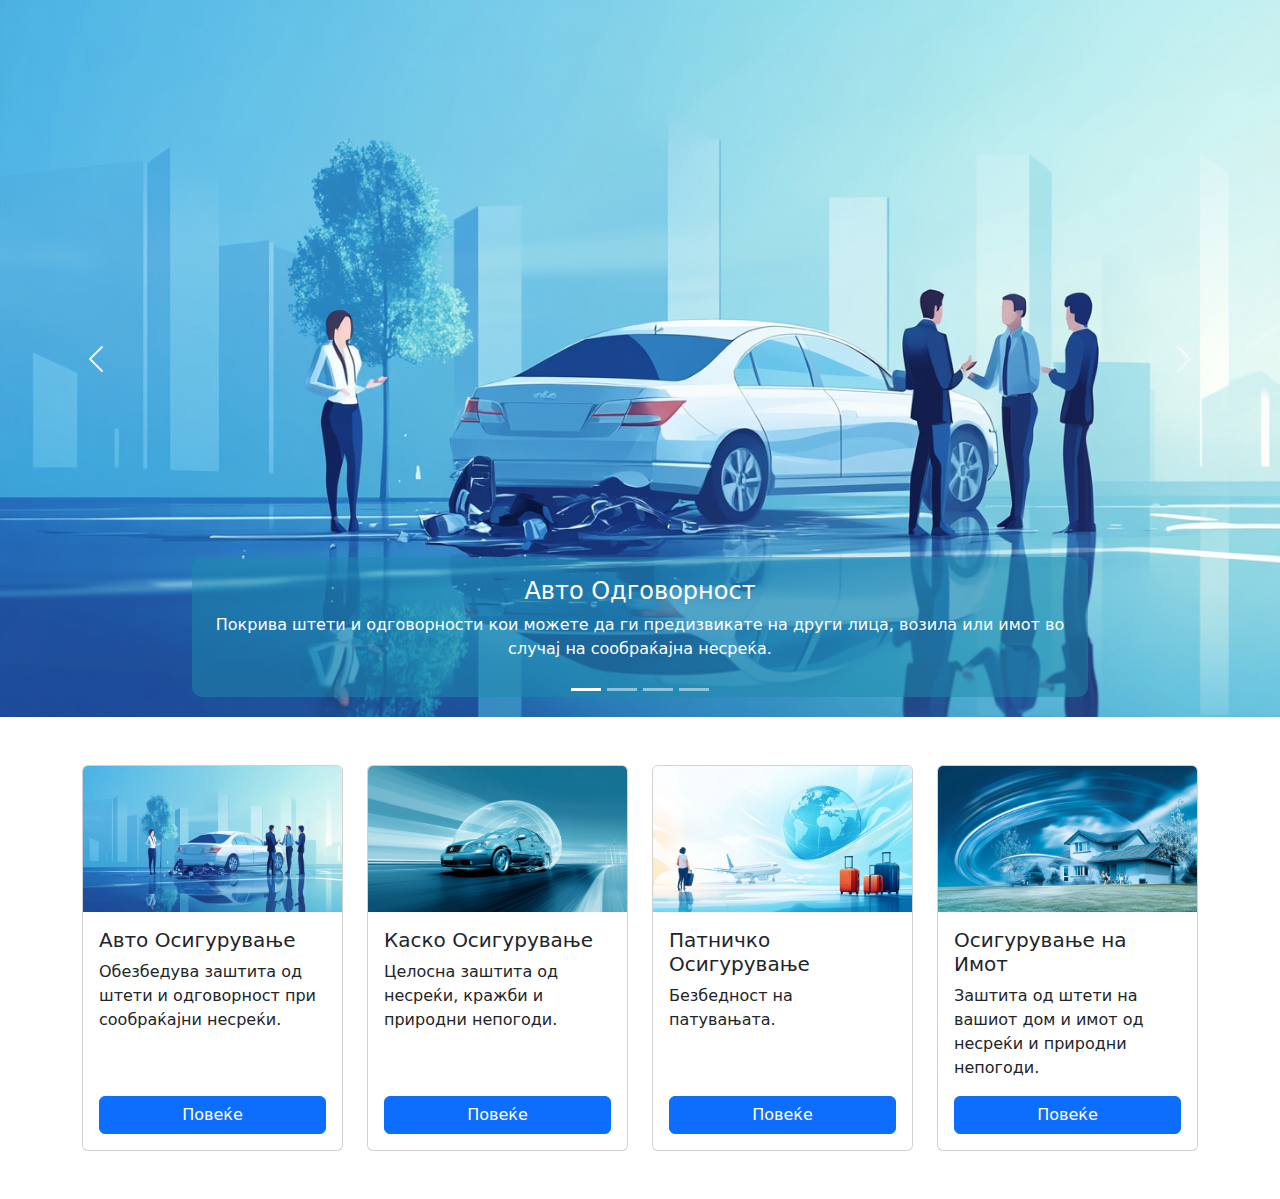
<file: index.html>
<!DOCTYPE html>
<html lang="en">
  <head>
    <meta charset="UTF-8" />
    <meta name="viewport" content="width=device-width, initial-scale=1.0" />
    <title>Bootstrap Carousel and Cards</title>
    <!-- Bootstrap CSS -->
    <link
      href="https://cdn.jsdelivr.net/npm/bootstrap@5.3.0-alpha1/dist/css/bootstrap.min.css"
      rel="stylesheet"
    />
    <link href="styles/style.css" rel="stylesheet" />
  </head>
  <body>
    <!-- Carousel Section -->
    <div
      id="carouselExampleCaptions"
      class="carousel slide"
      data-bs-ride="carousel"
    >
      <!-- Indicators -->
      <div class="carousel-indicators">
        <button
          type="button"
          data-bs-target="#carouselExampleCaptions"
          data-bs-slide-to="0"
          class="active"
          aria-current="true"
          aria-label="Slide 1"
        ></button>
        <button
          type="button"
          data-bs-target="#carouselExampleCaptions"
          data-bs-slide-to="1"
          aria-label="Slide 2"
        ></button>
        <button
          type="button"
          data-bs-target="#carouselExampleCaptions"
          data-bs-slide-to="2"
          aria-label="Slide 3"
        ></button>
        <button
          type="button"
          data-bs-target="#carouselExampleCaptions"
          data-bs-slide-to="3"
          aria-label="Slide 4"
        ></button>
      </div>

      <!-- Carousel items/slides -->
      <div class="carousel-inner">
        <div class="carousel-item active">
          <img
            src="images/auto.png"
            class="d-block w-100"
            alt="Auto Responsibility Insurance"
          />
          <div class="carousel-caption carousel-bckgrnd">
            <h2 class="d-block fs-4 fs-md-2">Авто Одговорност</h2>

            <p class="d-none d-md-block">
              Покрива штети и одговорности кои можете да ги предизвикате на
              други лица, возила или имот во случај на сообраќајна несреќа.
            </p>
          </div>
        </div>
        <div class="carousel-item">
          <img
            src="images/kasko.png"
            class="d-block w-100"
            alt="Kasko Insurance"
          />
          <div class="carousel-caption carousel-bckgrnd">
            <h2 class="d-block fs-4 fs-md-2">Каско Осигурување</h2>
            <p class="d-none d-md-block">
              Сеопфатна заштита на возилото, вклучувајќи несреќи, кражби и
              природни непогоди, надвор од задолжителното осигурување од
              одговорност.
            </p>
          </div>
        </div>
        <div class="carousel-item">
          <img
            src="images/travel.png"
            class="d-block w-100"
            alt="Traveler's Insurance"
          />
          <div class="carousel-caption carousel-bckgrnd">
            <h2 class="d-block fs-4 fs-md-2">Патничко Осигурување</h2>
            <p class="d-none d-md-block">
              Чувствувајте се сигурно за време на Вашите патувања.
            </p>
          </div>
        </div>
        <div class="carousel-item">
          <img
            src="images/home.png"
            class="d-block w-100"
            alt="Home Insurance"
          />
          <div class="carousel-caption carousel-bckgrnd">
            <h2 class="d-block fs-4 fs-md-2">Осигурување на имот</h2>
            <p class="d-none d-md-block">
              Обезбедете финансиска заштита од оштетувања на вашиот дом и имот
              од настани како пожар, кражба или природни непогоди.
            </p>
          </div>
        </div>
      </div>

      <!-- Controls (Prev/Next) -->
      <button
        class="carousel-control-prev"
        type="button"
        data-bs-target="#carouselExampleCaptions"
        data-bs-slide="prev"
      >
        <span class="carousel-control-prev-icon" aria-hidden="true"></span>
        <span class="visually-hidden">Previous</span>
      </button>
      <button
        class="carousel-control-next"
        type="button"
        data-bs-target="#carouselExampleCaptions"
        data-bs-slide="next"
      >
        <span class="carousel-control-next-icon" aria-hidden="true"></span>
        <span class="visually-hidden">Next</span>
      </button>
    </div>

    <!-- Cards Section -->
    <div class="container my-5">
      <div class="row row-cols-1 row-cols-md-2 row-cols-lg-4 g-4">
        <!-- Card 1 -->
        <div class="col">
          <div class="card h-100 d-flex flex-column">
            <img
              src="images/auto.png"
              class="card-img-top"
              alt="Auto Insurance"
            />
            <div class="card-body d-flex flex-column">
              <h5 class="card-title">Авто Осигурување</h5>
              <p class="card-text">
                Обезбедува заштита од штети и одговорност при сообраќајни
                несреќи.
              </p>
              <a href="#" class="btn btn-primary mt-auto">Повеќе</a>
            </div>
          </div>
        </div>
        <!-- Card 2 -->
        <div class="col">
          <div class="card h-100 d-flex flex-column">
            <img
              src="images/kasko.png"
              class="card-img-top"
              alt="Kasko Insurance"
            />
            <div class="card-body d-flex flex-column">
              <h5 class="card-title">Каско Осигурување</h5>
              <p class="card-text">
                Целосна заштита од несреќи, кражби и природни непогоди.
              </p>
              <a href="#" class="btn btn-primary mt-auto">Повеќе</a>
            </div>
          </div>
        </div>
        <!-- Card 3 -->
        <div class="col">
          <div class="card h-100 d-flex flex-column">
            <img
              src="images/travel.png"
              class="card-img-top"
              alt="Traveler's Insurance"
            />
            <div class="card-body d-flex flex-column">
              <h5 class="card-title">Патничко Осигурување</h5>
              <p class="card-text">Безбедност на патувањата.</p>
              <a href="#" class="btn btn-primary mt-auto">Повеќе</a>
            </div>
          </div>
        </div>
        <!-- Card 4 -->
        <div class="col">
          <div class="card h-100 d-flex flex-column">
            <img
              src="images/home.png"
              class="card-img-top"
              alt="Home Insurance"
            />
            <div class="card-body d-flex flex-column">
              <h5 class="card-title">Осигурување на Имот</h5>
              <p class="card-text">
                Заштита од штети на вашиот дом и имот од несреќи и природни
                непогоди.
              </p>
              <a href="#" class="btn btn-primary mt-auto">Повеќе</a>
            </div>
          </div>
        </div>
      </div>
    </div>

    <!-- Bootstrap JS and dependencies -->
    <script src="https://cdn.jsdelivr.net/npm/bootstrap@5.3.0-alpha1/dist/js/bootstrap.bundle.min.js"></script>
  </body>
</html>
</file>
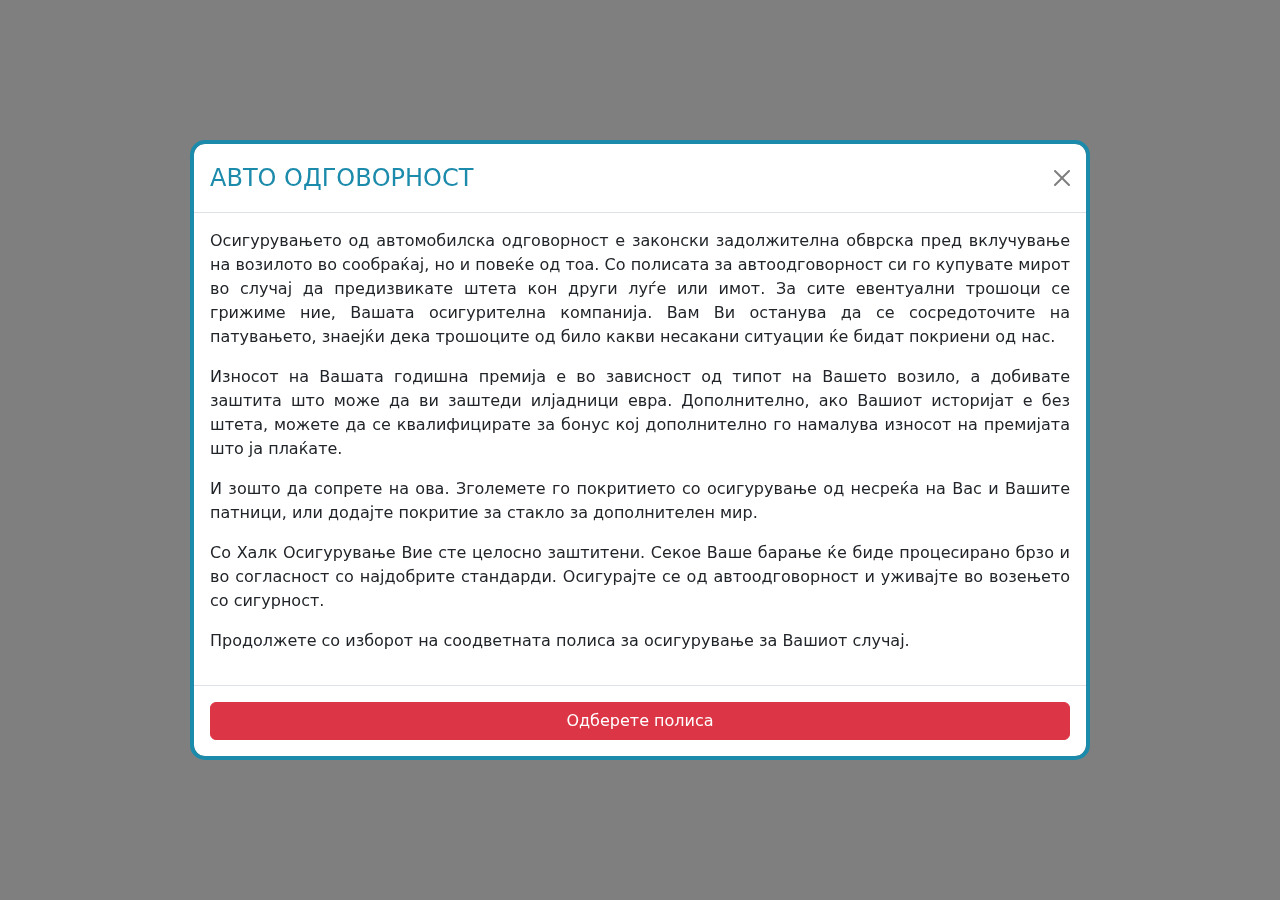
<file: auto.html>
<!DOCTYPE html>
<html lang="en">
  <head>
    <meta charset="UTF-8" />
    <meta name="viewport" content="width=device-width, initial-scale=1.0" />
    <title>Auto Responsibility</title>
    <!-- Bootstrap CSS -->
    <link
      href="https://cdn.jsdelivr.net/npm/bootstrap@5.3.0-alpha1/dist/css/bootstrap.min.css"
      rel="stylesheet"
    />
    <!-- External CSS -->
    <link href="styles/styleauto.css" rel="stylesheet" />
  </head>
  <body>
    <!-- Modal -->
    <div
      class="modal fade show"
      id="autoResponsibilityModal"
      tabindex="-1"
      aria-labelledby="autoResponsibilityLabel"
      aria-modal="true"
      role="dialog"
      style="display: block; background-color: rgba(0, 0, 0, 0.5)"
    >
      <div class="modal-dialog modal-dialog-centered modal-lg">
        <div class="modal-content">
          <!-- Modal Header with close button -->
          <div class="modal-header">
            <h1 class="modal-title fs-4" id="autoResponsibilityLabel">
              АВТО ОДГОВОРНОСТ
            </h1>
            <!-- Close button (X) -->
            <button
              type="button"
              class="btn-close"
              data-bs-dismiss="modal"
              aria-label="Close"
            ></button>
          </div>
          <!-- Modal Body -->
          <div class="modal-body">
            <p>
              Осигурувањето од автомобилска одговорност е законски задолжителна
              обврска пред вклучување на возилото во сообраќај, но и повеќе од
              тоа. Со полисата за автоодговорност си го купувате мирот во случај
              да предизвикате штета кон други луѓе или имот. За сите евентуални
              трошоци се грижиме ние, Вашата осигурителна компанија. Вам Ви
              останува да се сосредоточите на патувањето, знаејќи дека трошоците
              од било какви несакани ситуации ќе бидат покриени од нас.
            </p>
            <p>
              Износот на Вашата годишна премија е во зависност од типот на
              Вашето возило, а добивате заштита што може да ви заштеди илјадници
              евра. Дополнително, ако Вашиот историјат е без штета, можете да се
              квалифицирате за бонус кој дополнително го намалува износот на
              премијата што ја плаќате.
            </p>
            <p>
              И зошто да сопрете на ова. Зголемете го покритието со осигурување
              од несреќа на Вас и Вашите патници, или додајте покритие за стакло
              за дополнителен мир.
            </p>
            <p>
              Со Халк Осигурување Вие сте целосно заштитени. Секое Ваше барање
              ќе биде процесирано брзо и во согласност со најдобрите стандарди.
              Осигурајте се од автоодговорност и уживајте во возењето со
              сигурност.
            </p>
            <p>
              Продолжете со изборот на соодветната полиса за осигурување за
              Вашиот случај.
            </p>
          </div>
          <!-- Modal Footer with CTA button -->
          <div class="modal-footer">
            <button class="btn btn-danger w-100">Одберете полиса</button>
          </div>
        </div>
      </div>
    </div>

    <!-- Bootstrap JS and dependencies -->
    <script src="https://cdn.jsdelivr.net/npm/bootstrap@5.3.0-alpha1/dist/js/bootstrap.bundle.min.js"></script>
  </body>
</html>
</file>
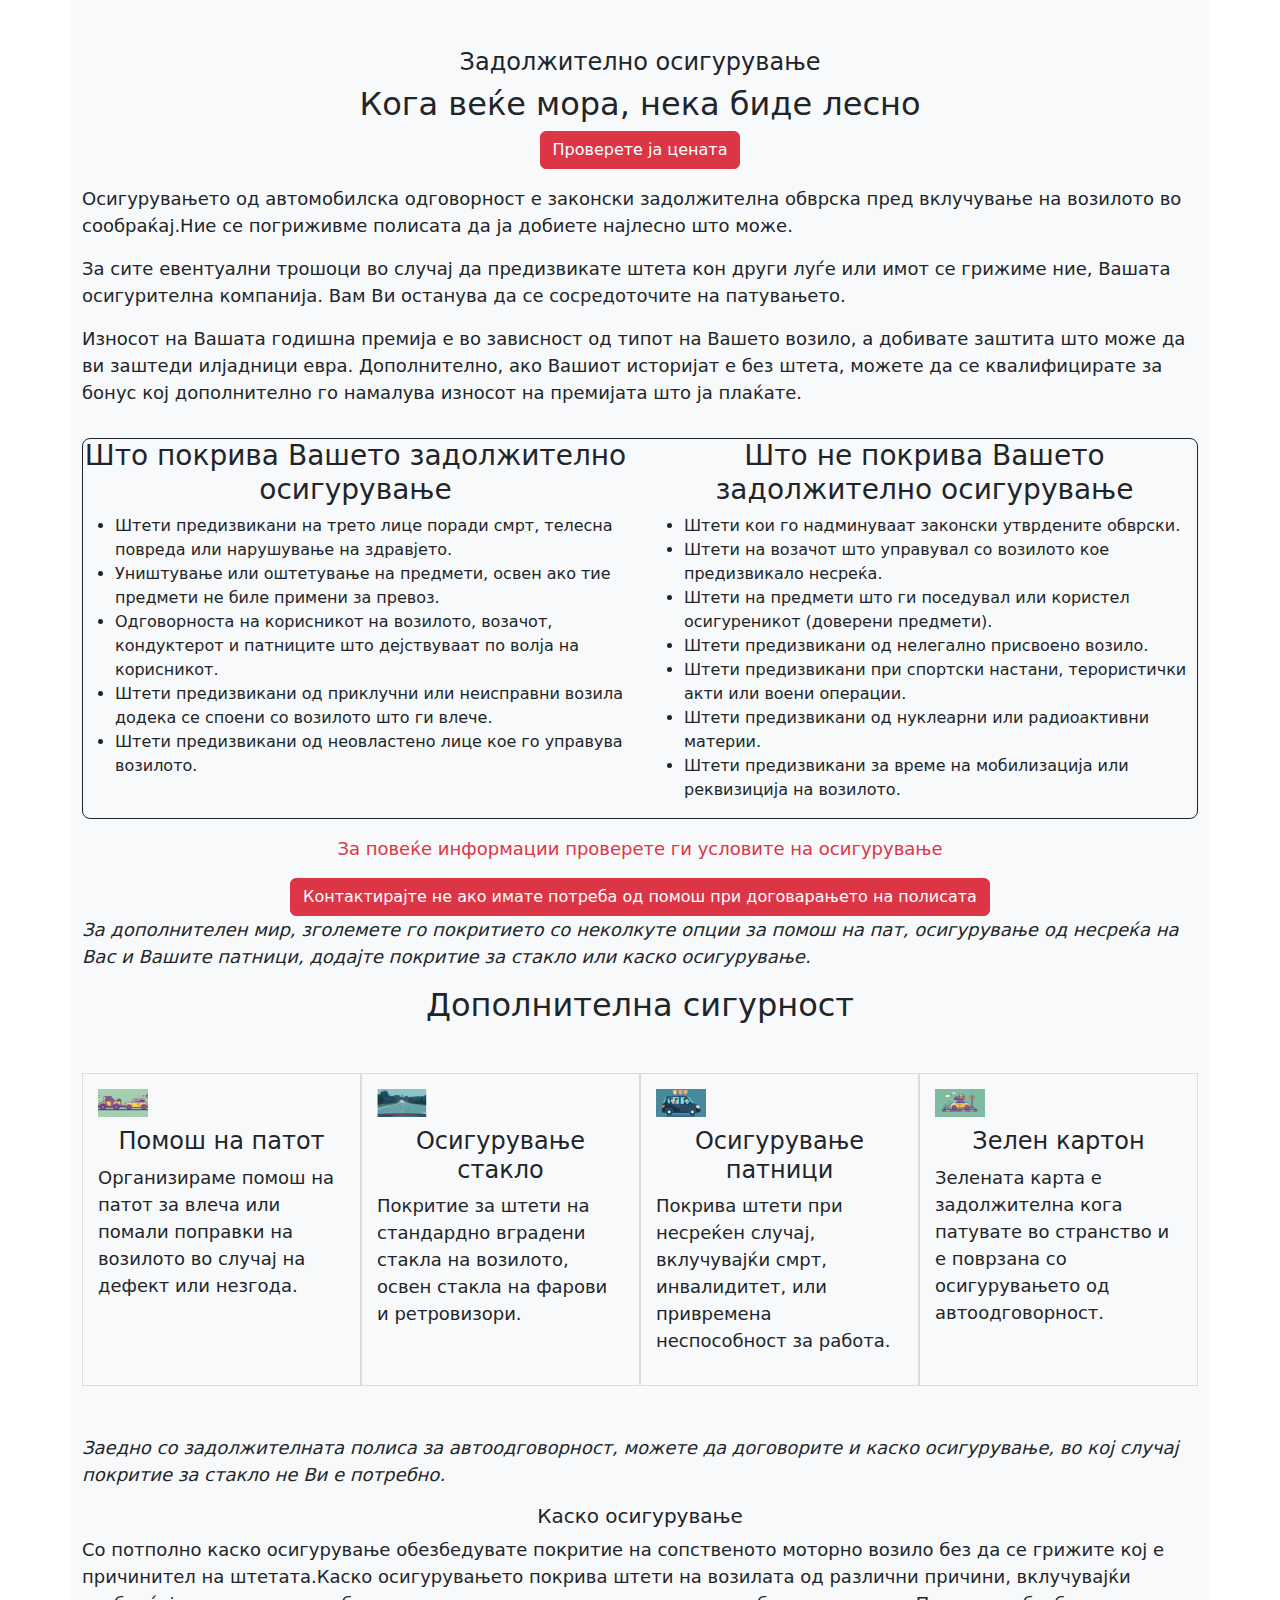
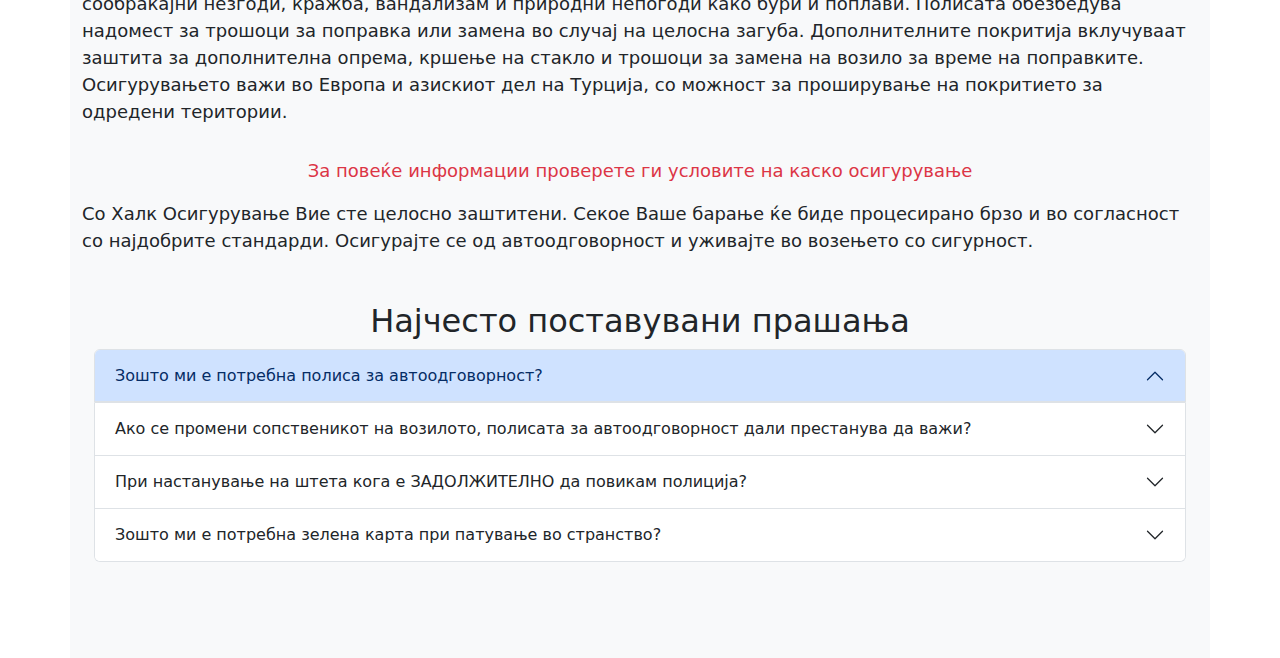
<file: autoinsurance.html>
<!DOCTYPE html>
<html lang="en">
  <head>
    <meta charset="UTF-8" />
    <meta name="viewport" content="width=device-width, initial-scale=1.0" />
    <title>Автомобилска одговорност</title>
    <!-- Bootstrap CSS -->
    <link
      href="https://cdn.jsdelivr.net/npm/bootstrap@5.3.0-alpha1/dist/css/bootstrap.min.css"
      rel="stylesheet"
    />
    <link href="autoinsurancestyle.css" rel="stylesheet" />
  </head>
  <body>
    <main class="container bg-light text-dark text-center py-5">
      <h1 class="h4">Задолжително осигурување</h1>
      <h2>Кога веќе мора, нека биде лесно</h2>
      <a href="contact.html" class="btn btn-danger">Проверете ја цената</a>

      <div class="text-start fs-6 fs-md-4 fs-lg-1 py-3">
        <p>
          Осигурувањето од автомобилска одговорност е законски задолжителна
          обврска пред вклучување на возилото во сообраќај.Ние се погриживме
          полисата да ја добиете најлесно што може.
        </p>
        <p>
          За сите евентуални трошоци во случај да предизвикате штета кон други
          луѓе или имот се грижиме ние, Вашата осигурителна компанија. Вам Ви
          останува да се сосредоточите на патувањето.
        </p>
        <p>
          Износот на Вашата годишна премија е во зависност од типот на Вашето
          возило, а добивате заштита што може да ви заштеди илјадници евра.
          Дополнително, ако Вашиот историјат е без штета, можете да се
          квалифицирате за бонус кој дополнително го намалува износот на
          премијата што ја плаќате.
        </p>
      </div>
      <div class="border border-dark rounded-3">
        <div class="row">
          <div class="col-md-6">
            <h3>Што покрива Вашето задолжително осигурување</h3>
            <ul class="text-start">
              <li>
                Штети предизвикани на трето лице поради смрт, телесна повреда
                или нарушување на здравјето.
              </li>
              <li>
                Уништување или оштетување на предмети, освен ако тие предмети не
                биле примени за превоз.
              </li>
              <li>
                Одговорноста на корисникот на возилото, возачот, кондуктерот и
                патниците што дејствуваат по волја на корисникот.
              </li>
              <li>
                Штети предизвикани од приклучни или неисправни возила додека се
                споени со возилото што ги влече.
              </li>
              <li>
                Штети предизвикани од неовластено лице кое го управува возилото.
              </li>
            </ul>
          </div>

          <div class="col-md-6">
            <h3>Што не покрива Вашето задолжително осигурување</h3>
            <ul class="text-start">
              <li>Штети кои го надминуваат законски утврдените обврски.</li>
              <li>
                Штети на возачот што управувал со возилото кое предизвикало
                несреќа.
              </li>
              <li>
                Штети на предмети што ги поседувал или користел осигуреникот
                (доверени предмети).
              </li>
              <li>Штети предизвикани од нелегално присвоено возило.</li>
              <li>
                Штети предизвикани при спортски настани, терористички акти или
                воени операции.
              </li>
              <li>Штети предизвикани од нуклеарни или радиоактивни материи.</li>
              <li>
                Штети предизвикани за време на мобилизација или реквизиција на
                возилото.
              </li>
            </ul>
          </div>
        </div>
      </div>
      <div class="col-md-12 text-center bg-light py-3">
        <a
          href="Автоодговорност.pdf"
          download="Автоодговорност.pdf"
          class="text-danger text-decoration-none"
          target="_blank"
        >
          <p class="mb-0">
            За повеќе информации проверете ги условите на осигурување
          </p>
        </a>
      </div>

      <a href="contact.html" class="btn btn-danger"
        >Контактирајте не ако имате потреба од помош при договарањето на
        полисата</a
      >
      <p class="text-start">
        <em
          >За дополнителен мир, зголемете го покритието со неколкуте опции за
          помош на пат, осигурување од несреќа на Вас и Вашите патници, додајте
          покритие за стакло или каско осигурување.</em
        >
      </p>

      <h2>Дополнителна сигурност</h2>
      <div class="container my-5">
        <div class="row row-cols-1 row-cols-md-2 row-cols-lg-4 g-4">
          <!-- Clickable Card 1 -->
          <div
            class="custom-card"
            data-bs-toggle="modal"
            data-bs-target="#popupModal1"
          >
            <img src="images/roadassistance.png" alt="Помош на патот" />
            <div>
              <h4 class="title--Small">Помош на патот</h4>
              <p class="text-start">
                Организираме помош на патот за влеча или помали поправки на
                возилото во случај на дефект или незгода.
              </p>
            </div>
          </div>
          <!-- Clickable Card 2 -->
          <div
            class="custom-card"
            data-bs-toggle="modal"
            data-bs-target="#popupModal2"
          >
            <img src="images/glass.png" alt="Осигурување на стакло" />
            <div>
              <h4 class="title--Small">Осигурување стакло</h4>
              <p class="text-start">
                Покритие за штети на стандардно вградени стакла на возилото,
                освен стакла на фарови и ретровизори.
              </p>
            </div>
          </div>
          <!-- Clickable Card 3 -->
          <div
            class="custom-card"
            data-bs-toggle="modal"
            data-bs-target="#popupModal3"
          >
            <img src="images/passengers.png" alt="Осигурување патници" />
            <div>
              <h4 class="title--Small">Осигурување патници</h4>
              <p class="text-start">
                Покрива штети при несреќен случај, вклучувајќи смрт,
                инвалидитет, или привремена неспособност за работа.
              </p>
            </div>
          </div>
          <!-- Clickable Card 4 -->
          <div
            class="custom-card"
            data-bs-toggle="modal"
            data-bs-target="#popupModal4"
          >
            <img src="images/greencard.png" alt="Зелен картон" />
            <div>
              <h4 class="title--Small">Зелен картон</h4>
              <p class="text-start">
                Зелената карта е задолжителна кога патувате во странство и е
                поврзана со осигурувањето од автоодговорност.
              </p>
            </div>
          </div>
        </div>
      </div>

      <!-- Popup Modal 1 -->

      <div
        class="modal fade"
        id="popupModal1"
        tabindex="-1"
        aria-labelledby="popupModalLabel1"
        aria-hidden="true"
      >
        <div class="modal-dialog">
          <div class="modal-content">
            <div class="modal-header">
              <h5 class="modal-title" id="popupModalLabel1">Помош на патот</h5>
              <button
                type="button"
                class="btn-close"
                data-bs-dismiss="modal"
                aria-label="Close"
              ></button>
            </div>
            <div class="modal-body text-start fs-6 fs-md-4 fs-lg-1">
              Брза и ефикасна помош на патот на териториите на Македонија,
              регионот и Европа.
              <ul>
                <li>
                  <a
                    href="AssistanceMK.pdf"
                    download="AssistanceMK.pdf"
                    class="text-danger text-decoration-none"
                    target="_blank"
                  >
                    <p class="mb-0">
                      Видете ги условите за помош на пат во Македонија
                    </p>
                  </a>
                </li>
                <li>
                  <a
                    href="AssistanceRegion.pdf"
                    download="AssistanceRegion.pdf"
                    class="text-danger text-decoration-none"
                    target="_blank"
                  >
                    <p class="mb-0">
                      Видете ги условите за помош на пат во регионот
                    </p>
                  </a>
                </li>
                <li>
                  <a
                    href="AssistanceEurope.pdf"
                    download="AssistanceEurope.pdf"
                    class="text-danger text-decoration-none"
                    target="_blank"
                  >
                    <p class="mb-0">
                      Видете ги условите за помош на пат во Европа
                    </p>
                  </a>
                </li>
              </ul>
              <div class="modal-footer">
                <button
                  type="button"
                  class="btn btn-secondary"
                  data-bs-dismiss="modal"
                >
                  Затвори
                </button>
              </div>
            </div>
          </div>
        </div>
      </div>

      <!-- Popup Modal 2 -->
      <div
        class="modal fade"
        id="popupModal2"
        tabindex="-1"
        aria-labelledby="popupModalLabel2"
        aria-hidden="true"
      >
        <div class="modal-dialog">
          <div class="modal-content">
            <div class="modal-header">
              <h5 class="modal-title" id="popupModalLabel2">
                Покритие за кршење на стакла
              </h5>
              <button
                type="button"
                class="btn-close"
                data-bs-dismiss="modal"
                aria-label="Close"
              ></button>
            </div>
            <div class="modal-body text-start fs-6 fs-md-4 fs-lg-1">
              <ul>
                <li>
                  Покрива кршење или оштетување на стандардно вградени стакла на
                  возила.
                </li>
                <li>Не покрива стакла на фарови, огледала и светлечки тела.</li>
              </ul>
              <a
                href="Krsenje staklo.pdf"
                download="AssistanceEurope.pdf"
                class="text-danger text-decoration-none"
                target="_blank"
              >
                <p class="mb-0 text-center">
                  Прочитајте ги условите за осигурување
                </p>
              </a>
              <div class="modal-footer">
                <button
                  type="button"
                  class="btn btn-secondary"
                  data-bs-dismiss="modal"
                >
                  Затвори
                </button>
              </div>
            </div>
          </div>
        </div>
      </div>

      <!-- Popup Modal 3 -->
      <div
        class="modal fade"
        id="popupModal3"
        tabindex="-1"
        aria-labelledby="popupModalLabel3"
        aria-hidden="true"
      >
        <div class="modal-dialog">
          <div class="modal-content">
            <div class="modal-header">
              <h5 class="modal-title" id="popupModalLabel3">
                Покритие на осигурувањето од незгода
              </h5>
              <button
                type="button"
                class="btn-close"
                data-bs-dismiss="modal"
                aria-label="Close"
              ></button>
            </div>
            <div class="modal-body text-start fs-6 fs-md-4 fs-lg-1">
              <ul>
                <li>
                  Покрива смрт или траен инвалидитет како резултат на несреќен
                  случај.
                </li>
                <li>
                  Обезбедува дневен надомест за привремена неспособност за
                  работа.
                </li>
                <li>
                  Покрива трошоци за лекарска помош и лекување поврзани со
                  несреќен случај​
                </li>
              </ul>
              <a
                href="Patnicko.pdf"
                download="AssistanceEurope.pdf"
                class="text-danger text-decoration-none"
                target="_blank"
              >
                <p class="mb-0 text-center">
                  Прочитајте ги условите за осигурување
                </p>
              </a>
              <div class="modal-footer">
                <button
                  type="button"
                  class="btn btn-secondary"
                  data-bs-dismiss="modal"
                >
                  Затвори
                </button>
              </div>
            </div>
          </div>
        </div>
      </div>

      <!-- Popup Modal 4 -->
      <div
        class="modal fade"
        id="popupModal4"
        tabindex="-1"
        aria-labelledby="popupModalLabel4"
        aria-hidden="true"
      >
        <div class="modal-dialog">
          <div class="modal-content">
            <div class="modal-header">
              <h5 class="modal-title" id="popupModalLabel4">Зелена карта</h5>
              <button
                type="button"
                class="btn-close"
                data-bs-dismiss="modal"
                aria-label="Close"
              ></button>
            </div>
            <div class="modal-body text-start fs-6 fs-md-4 fs-lg-1">
              Планирате патување во странство со вашето возило? Осигурете се
              дека сте целосно заштитени со меѓународното осигурување Зелена
              карта! Оваа неопходна полиса обезбедува покритие за штети кои може
              да ги предизвикате кон трети лица или предмети при возење во
              странски земји, членки на системот „Зелена карта“. Без него, нема
              да Ви биде дозволен влез во друга држава со Вашето возило.
            </div>
            <a
              href="GreenCard.pdf"
              download="AssistanceEurope.pdf"
              class="text-danger text-decoration-none"
              target="_blank"
            >
              <p class="mb-0 text-center">
                Прочитајте ги условите за осигурување
              </p>
            </a>
            <div class="modal-footer">
              <button
                type="button"
                class="btn btn-secondary"
                data-bs-dismiss="modal"
              >
                Затвори
              </button>
            </div>
          </div>
        </div>
      </div>
      <p class="text-start">
        <em>
          Заедно со задолжителната полиса за автоодговорност, можете да
          договорите и каско осигурување, во кој случај покритие за стакло не Ви
          е потребно.</em
        >
      </p>

      <h5>Каско осигурување</h5>
      <p class="text-start">
        Со потполно каско осигурување обезбедувате покритие на сопственото
        моторно возило без да се грижите кој е причинител на штетата.Каско
        осигурувањето покрива штети на возилата од различни причини, вклучувајќи
        сообраќајни незгоди, кражба, вандализам и природни непогоди како бури и
        поплави. Полисата обезбедува надомест за трошоци за поправка или замена
        во случај на целосна загуба. Дополнителните покритија вклучуваат заштита
        за дополнителна опрема, кршење на стакло и трошоци за замена на возило
        за време на поправките. Осигурувањето важи во Европа и азискиот дел на
        Турција, со можност за проширување на покритието за одредени територии.
      </p>
      <div class="col-md-12 text-center bg-light py-3">
        <a
          href="Kasko.pdf"
          download="Автоодговорност.pdf"
          class="text-danger text-decoration-none"
          target="_blank"
        >
          <p class="mb-0">
            За повеќе информации проверете ги условите на каско осигурување
          </p>
        </a>
      </div>

      <p class="text-start">
        Со Халк Осигурување Вие сте целосно заштитени. Секое Ваше барање ќе биде
        процесирано брзо и во согласност со најдобрите стандарди. Осигурајте се
        од автоодговорност и уживајте во возењето со сигурност.
      </p>
      <div class="container my-5">
        <h2>Најчесто поставувани прашања</h2>
        <div class="accordion" id="faqAccordion">
          <!-- First FAQ -->
          <div class="accordion-item">
            <h2 class="accordion-header" id="headingOne">
              <button
                class="accordion-button"
                type="button"
                data-bs-toggle="collapse"
                data-bs-target="#collapseOne"
                aria-expanded="true"
                aria-controls="collapseOne"
              >
                Зошто ми е потребна полиса за автоодговорност?
              </button>
            </h2>
            <div
              id="collapseOne"
              class="accordion-collapse collapse"
              aria-labelledby="headingOne"
              data-bs-parent="#faqAccordion"
            >
              <div class="accordion-body">
                Осигурувањето од автомобилска одговорност претставува законски
                задолжителна обврска пред вклучување на возилото во сообраќај,
                односно потребно е да ја поседувате при регистрација на
                возилото. Со автомобилската одговорност покриена е одговорноста
                на сопственикот на возилото за штети причинети кон трети лица и
                предмети при употреба на моторно возило во сообраќајот. Односно,
                штетата што ќе ја предизвика возачот (осигурaн од автомобилска
                одговорност во моментот на настанување на штетата) кон трето
                лице, нема да биде на негов товар, туку на осигурителната
                компанија од каде е издадена полисата.
              </div>
            </div>
          </div>

          <!-- Second FAQ -->
          <div class="accordion-item">
            <h2 class="accordion-header" id="headingTwo">
              <button
                class="accordion-button collapsed"
                type="button"
                data-bs-toggle="collapse"
                data-bs-target="#collapseTwo"
                aria-expanded="false"
                aria-controls="collapseTwo"
              >
                Ако се промени сопственикот на возилото, полисата за
                автоодговорност дали престанува да важи?
              </button>
            </h2>
            <div
              id="collapseTwo"
              class="accordion-collapse collapse"
              aria-labelledby="headingTwo"
              data-bs-parent="#faqAccordion"
            >
              <div class="accordion-body">
                Ако во текот на траењето на осигурувањето се промени
                сопственикот, односно корисникот на моторното возило, правата и
                обврските од договорот за осигурување од автомобилска
                одговорност преминуваат врз новиот сопственик, односно корисник
                и траат до истекот на тековниот период за осигурување.
              </div>
            </div>
          </div>

          <!-- Third FAQ -->
          <div class="accordion-item">
            <h2 class="accordion-header" id="headingThree">
              <button
                class="accordion-button collapsed"
                type="button"
                data-bs-toggle="collapse"
                data-bs-target="#collapseThree"
                aria-expanded="false"
                aria-controls="collapseThree"
              >
                При настанување на штета кога е ЗАДОЛЖИТЕЛНО да повикам
                полиција?
              </button>
            </h2>
            <div
              id="collapseThree"
              class="accordion-collapse collapse"
              aria-labelledby="headingThree"
              data-bs-parent="#faqAccordion"
            >
              <div class="accordion-body">
                Задолжително повикајте полиција ако:
                <ul>
                  <li>
                    Има повредени, загинати лица или голема материјална штета
                  </li>
                  <li>Едно од возилата има странска регистерска табличка</li>
                  <li>
                    Едно од возилата нема регистерски таблици или не е осигурено
                  </li>
                  <li>
                    Еден од возачите е под дејство на алкохол, дрога или други
                    психотропни супстанци
                  </li>
                  <li>
                    Еден од возачите не поседува соодветна возачка дозвола
                  </li>
                  <li>
                    Возачите не можат да ги усогласат мислењата во врска со
                    начинот и околностите според кои се случила сообраќајната
                    незгода
                  </li>
                  <li>
                    Еден од возачите одбива да ги даде своите лични податоци или
                    податоците за возолото
                  </li>
                  <li>
                    Еден од возачите го напуштил местото на сообраќајна незгода
                  </li>
                </ul>
              </div>
            </div>
          </div>
          <!-- Fourth FAQ -->
          <div class="accordion-item">
            <h2 class="accordion-header" id="headingFour">
              <button
                class="accordion-button collapsed"
                type="button"
                data-bs-toggle="collapse"
                data-bs-target="#collapseFour"
                aria-expanded="false"
                aria-controls="collapseFour"
              >
                Зошто ми е потребна зелена карта при патување во странство?
              </button>
            </h2>
            <div
              id="collapseFour"
              class="accordion-collapse collapse"
              aria-labelledby="headingFour"
              data-bs-parent="#faqAccordion"
            >
              <div class="accordion-body">
                Со меѓународна зелената карта се обезбедува осигурително
                покритие за штети причинети кон трети лица и предмети при
                управување со моторно возило во странство, односно во земјите
                членки на системот „Зелена карта“. Оваа полиса е услов за влез
                со моторно возило со македонски регистарски таблички во друга
                држава.
              </div>
            </div>
          </div>
        </div>
      </div>
    </main>
    <script src="https://cdn.jsdelivr.net/npm/bootstrap@5.3.0-alpha1/dist/js/bootstrap.bundle.min.js"></script>
  </body>
</html>
</file>
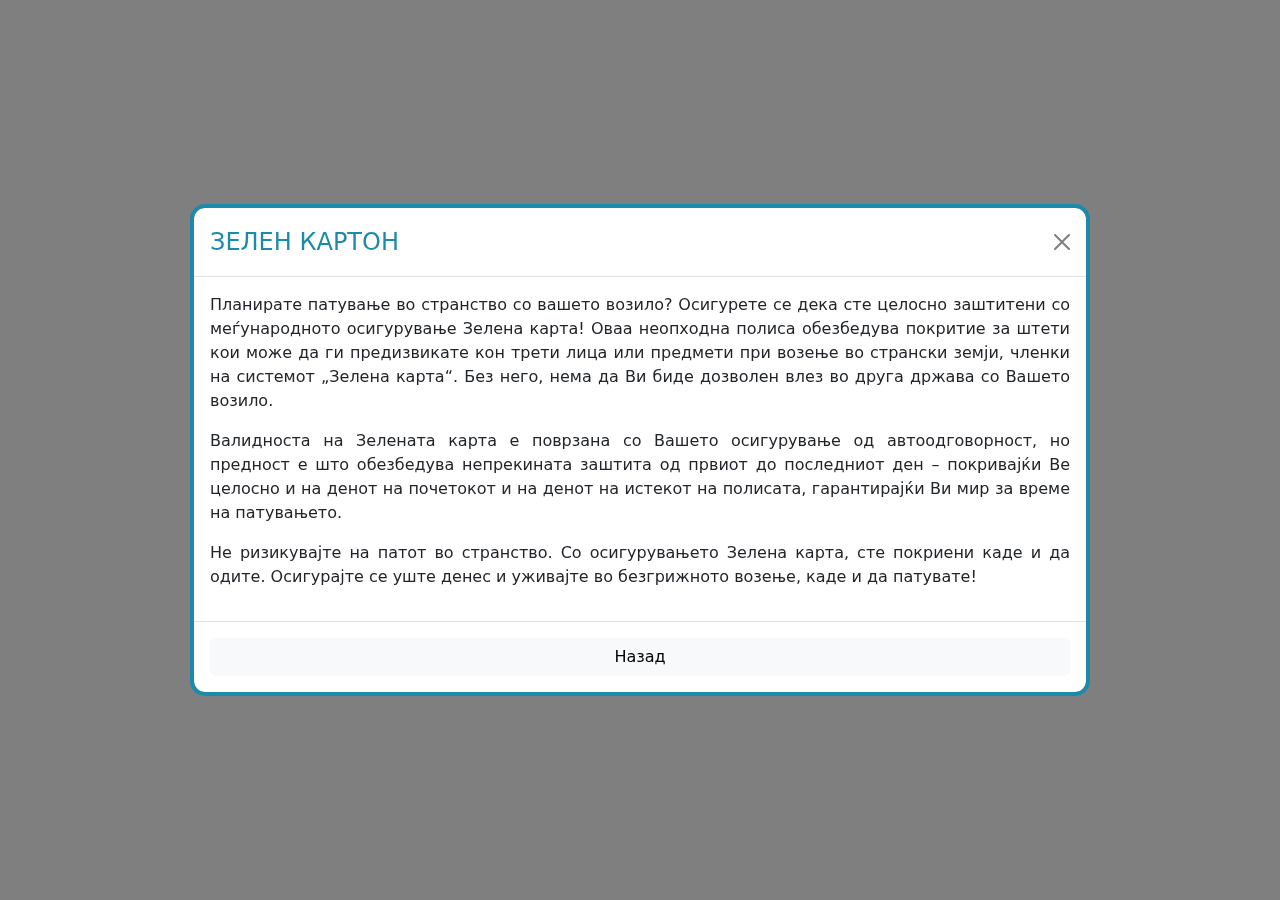
<file: green.html>
<!DOCTYPE html>
<html lang="en">
  <head>
    <meta charset="UTF-8" />
    <meta name="viewport" content="width=device-width, initial-scale=1.0" />
    <title>Auto Responsibility</title>
    <!-- Bootstrap CSS -->
    <link
      href="https://cdn.jsdelivr.net/npm/bootstrap@5.3.0-alpha1/dist/css/bootstrap.min.css"
      rel="stylesheet"
    />
    <!-- External CSS -->
    <link href="styles/styleauto.css" rel="stylesheet" />
  </head>
  <body>
    <!-- Modal -->
    <div
      class="modal fade show"
      id="autoResponsibilityModal"
      tabindex="-1"
      aria-labelledby="autoResponsibilityLabel"
      aria-modal="true"
      role="dialog"
      style="display: block; background-color: rgba(0, 0, 0, 0.5)"
    >
      <div class="modal-dialog modal-dialog-centered modal-lg">
        <div class="modal-content">
          <!-- Modal Header with close button -->
          <div class="modal-header">
            <h1 class="modal-title fs-4" id="autoResponsibilityLabel">
              ЗЕЛЕН КАРТОН
            </h1>
            <!-- Close button (X) -->
            <button
              type="button"
              class="btn-close"
              data-bs-dismiss="modal"
              aria-label="Close"
            ></button>
          </div>
          <!-- Modal Body -->
          <div class="modal-body">
            <p>
              Планирате патување во странство со вашето возило? Осигурете се
              дека сте целосно заштитени со меѓународното осигурување Зелена
              карта! Оваа неопходна полиса обезбедува покритие за штети кои може
              да ги предизвикате кон трети лица или предмети при возење во
              странски земји, членки на системот „Зелена карта“. Без него, нема
              да Ви биде дозволен влез во друга држава со Вашето возило.
            </p>

            <p>
              Валидноста на Зелената карта е поврзана со Вашето осигурување од
              автоодговорност, но предност е што обезбедува непрекината заштита
              од првиот до последниот ден – покривајќи Ве целосно и на денот на
              почетокот и на денот на истекот на полисата, гарантирајќи Ви мир
              за време на патувањето.
            </p>

            <p>
              Не ризикувајте на патот во странство. Со осигурувањето Зелена
              карта, сте покриени каде и да одите. Осигурајте се уште денес и
              уживајте во безгрижното возење, каде и да патувате!
            </p>
          </div>
          <!-- Modal Footer with CTA button -->
          <div class="modal-footer">
            <button class="btn btn-light w-100">Назад</button>
          </div>
        </div>
      </div>
    </div>

    <!-- Bootstrap JS and dependencies -->
    <script src="https://cdn.jsdelivr.net/npm/bootstrap@5.3.0-alpha1/dist/js/bootstrap.bundle.min.js"></script>
  </body>
</html>
</file>
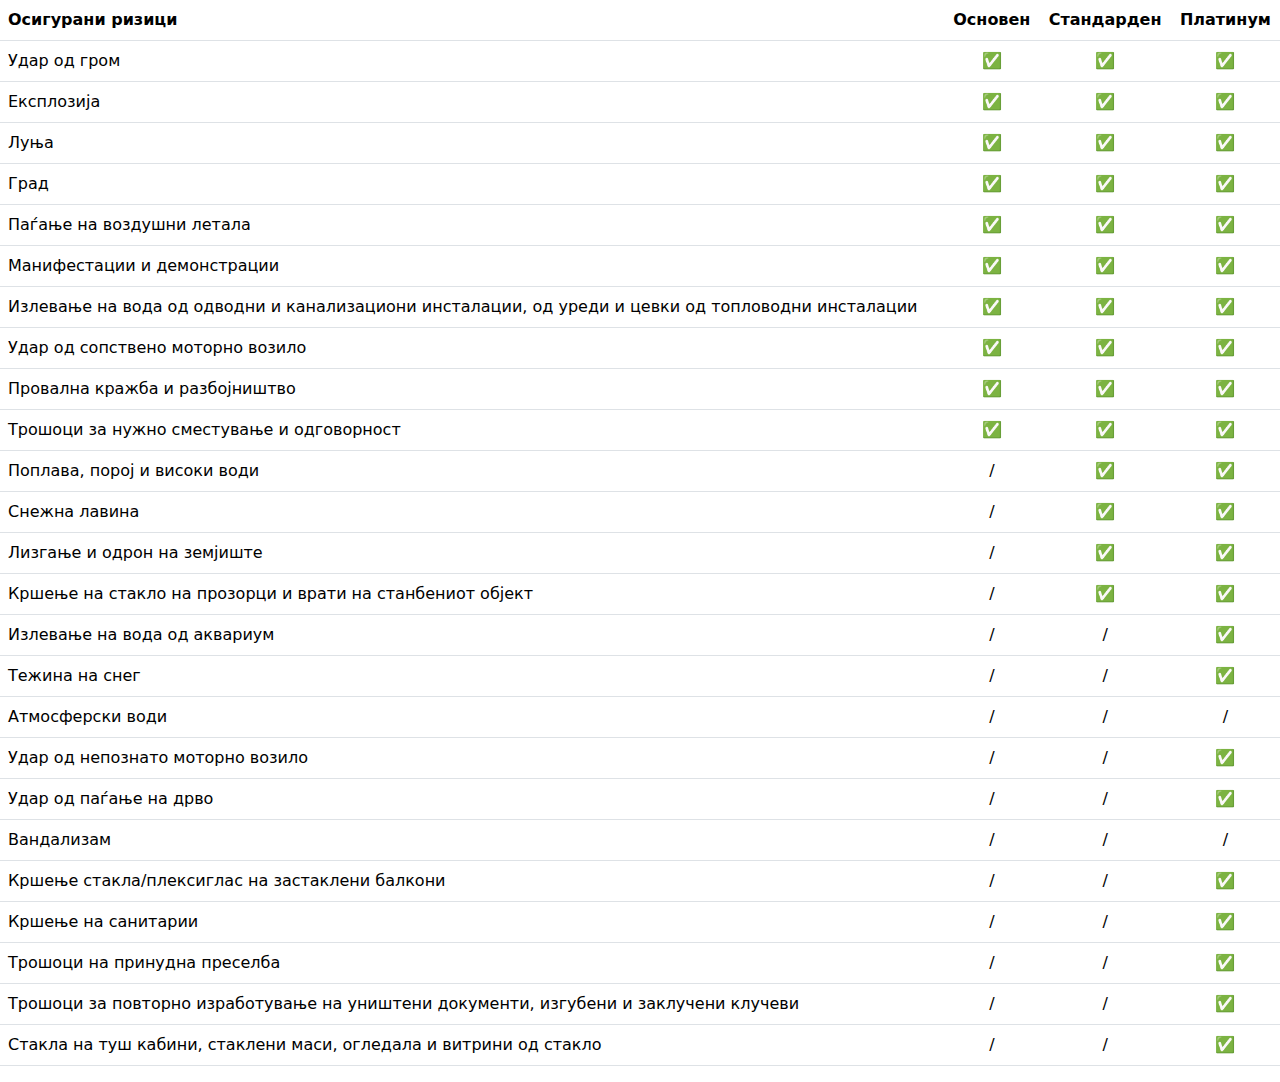
<file: table1.html>
<!DOCTYPE html>
<html lang="en">
  <head>
    <meta charset="UTF-8" />
    <meta name="viewport" content="width=device-width, initial-scale=1.0" />
    <title>Table with Check Mark and Red Slash</title>
    <!-- Include Bootstrap CSS -->
    <link
      href="https://cdn.jsdelivr.net/npm/bootstrap@5.3.0-alpha3/dist/css/bootstrap.min.css"
      rel="stylesheet"
    />
  </head>
  <body>
    <div class="table-responsive">
      <table class="table">
        <thead>
          <tr>
            <th class="text-start">Осигурани ризици</th>
            <!-- Left align -->
            <th class="text-center">Основен</th>
            <!-- Center align -->
            <th class="text-center">Стандарден</th>
            <!-- Center align -->
            <th class="text-center">Платинум</th>
            <!-- Center align -->
          </tr>
        </thead>
        <tbody>
          <tr>
            <td class="text-start">Удар од гром</td>
            <td class="text-center">&#x2705;</td>
            <td class="text-center">&#x2705;</td>
            <td class="text-center">&#x2705;</td>
          </tr>
          <tr>
            <td class="text-start">Експлозија</td>
            <td class="text-center">&#x2705;</td>
            <td class="text-center">&#x2705;</td>
            <td class="text-center">&#x2705;</td>
          </tr>
          <tr>
            <td class="text-start">Луња</td>
            <td class="text-center">&#x2705;</td>
            <td class="text-center">&#x2705;</td>
            <td class="text-center">&#x2705;</td>
          </tr>
          <tr>
            <td class="text-start">Град</td>
            <td class="text-center">&#x2705;</td>
            <td class="text-center">&#x2705;</td>
            <td class="text-center">&#x2705;</td>
          </tr>
          <tr>
            <td class="text-start">Паѓање на воздушни летала</td>
            <td class="text-center">&#x2705;</td>
            <td class="text-center">&#x2705;</td>
            <td class="text-center">&#x2705;</td>
          </tr>
          <tr>
            <td class="text-start">Манифестации и демонстрации</td>
            <td class="text-center">&#x2705;</td>
            <td class="text-center">&#x2705;</td>
            <td class="text-center">&#x2705;</td>
          </tr>
          <tr>
            <td class="text-start">
              Излевање на вода од одводни и канализациони инсталации, од уреди и
              цевки од топловодни инсталации
            </td>
            <td class="text-center">&#x2705;</td>
            <td class="text-center">&#x2705;</td>
            <td class="text-center">&#x2705;</td>
          </tr>
          <tr>
            <td class="text-start">Удар од сопствено моторно возило</td>
            <td class="text-center">&#x2705;</td>
            <td class="text-center">&#x2705;</td>
            <td class="text-center">&#x2705;</td>
          </tr>
          <tr>
            <td class="text-start">Провална кражба и разбојништво</td>
            <td class="text-center">&#x2705;</td>
            <td class="text-center">&#x2705;</td>
            <td class="text-center">&#x2705;</td>
          </tr>
          <tr>
            <td class="text-start">
              Трошоци за нужно сместување и одговорност
            </td>
            <td class="text-center">&#x2705;</td>
            <td class="text-center">&#x2705;</td>
            <td class="text-center">&#x2705;</td>
          </tr>
          <tr>
            <td class="text-start">Поплава, порој и високи води</td>
            <td class="text-center">/</td>
            <td class="text-center">&#x2705;</td>
            <td class="text-center">&#x2705;</td>
          </tr>
          <tr>
            <td class="text-start">Снежна лавина</td>
            <td class="text-center">/</td>
            <td class="text-center">&#x2705;</td>
            <td class="text-center">&#x2705;</td>
          </tr>
          <tr>
            <td class="text-start">Лизгање и одрон на земјиште</td>
            <td class="text-center">/</td>
            <td class="text-center">&#x2705;</td>
            <td class="text-center">&#x2705;</td>
          </tr>
          <tr>
            <td class="text-start">
              Кршење на стакло на прозорци и врати на станбениот објект
            </td>
            <td class="text-center">/</td>
            <td class="text-center">&#x2705;</td>
            <td class="text-center">&#x2705;</td>
          </tr>
          <tr>
            <td class="text-start">Излевање на вода од аквариум</td>
            <td class="text-center">/</td>
            <td class="text-center">/</td>
            <td class="text-center">&#x2705;</td>
          </tr>
          <tr>
            <td class="text-start">Тежина на снег</td>
            <td class="text-center">/</td>
            <td class="text-center">/</td>
            <td class="text-center">&#x2705;</td>
          </tr>
          <tr>
            <td class="text-start">Атмосферски води</td>
            <td class="text-center">/</td>
            <td class="text-center">/</td>
            <td class="text-center">/</td>
          </tr>
          <tr>
            <td class="text-start">Удар од непознато моторно возило</td>
            <td class="text-center">/</td>
            <td class="text-center">/</td>
            <td class="text-center">&#x2705;</td>
          </tr>
          <tr>
            <td class="text-start">Удар од паѓање на дрво</td>
            <td class="text-center">/</td>
            <td class="text-center">/</td>
            <td class="text-center">&#x2705;</td>
          </tr>
          <tr>
            <td class="text-start">Вандализам</td>
            <td class="text-center">/</td>
            <td class="text-center">/</td>
            <td class="text-center">/</td>
          </tr>
          <tr>
            <td class="text-start">
              Кршење стакла/плексиглас на застаклени балкони
            </td>
            <td class="text-center">/</td>
            <td class="text-center">/</td>
            <td class="text-center">&#x2705;</td>
          </tr>
          <tr>
            <td class="text-start">Кршење на санитарии</td>
            <td class="text-center">/</td>
            <td class="text-center">/</td>
            <td class="text-center">&#x2705;</td>
          </tr>
          <tr>
            <td class="text-start">Трошоци на принудна преселба</td>
            <td class="text-center">/</td>
            <td class="text-center">/</td>
            <td class="text-center">&#x2705;</td>
          </tr>
          <tr>
            <td class="text-start">
              Трошоци за повторно изработување на уништени документи, изгубени и
              заклучени клучеви
            </td>
            <td class="text-center">/</td>
            <td class="text-center">/</td>
            <td class="text-center">&#x2705;</td>
          </tr>
          <tr>
            <td class="text-start">
              Стакла на туш кабини, стаклени маси, огледала и витрини од стакло
            </td>
            <td class="text-center">/</td>
            <td class="text-center">/</td>
            <td class="text-center">&#x2705;</td>
          </tr>
        </tbody>
      </table>
    </div>

    <!-- Bootstrap JS (optional) -->
    <script src="https://cdn.jsdelivr.net/npm/bootstrap@5.3.0-alpha3/dist/js/bootstrap.bundle.min.js"></script>
  </body>
</html>
</file>
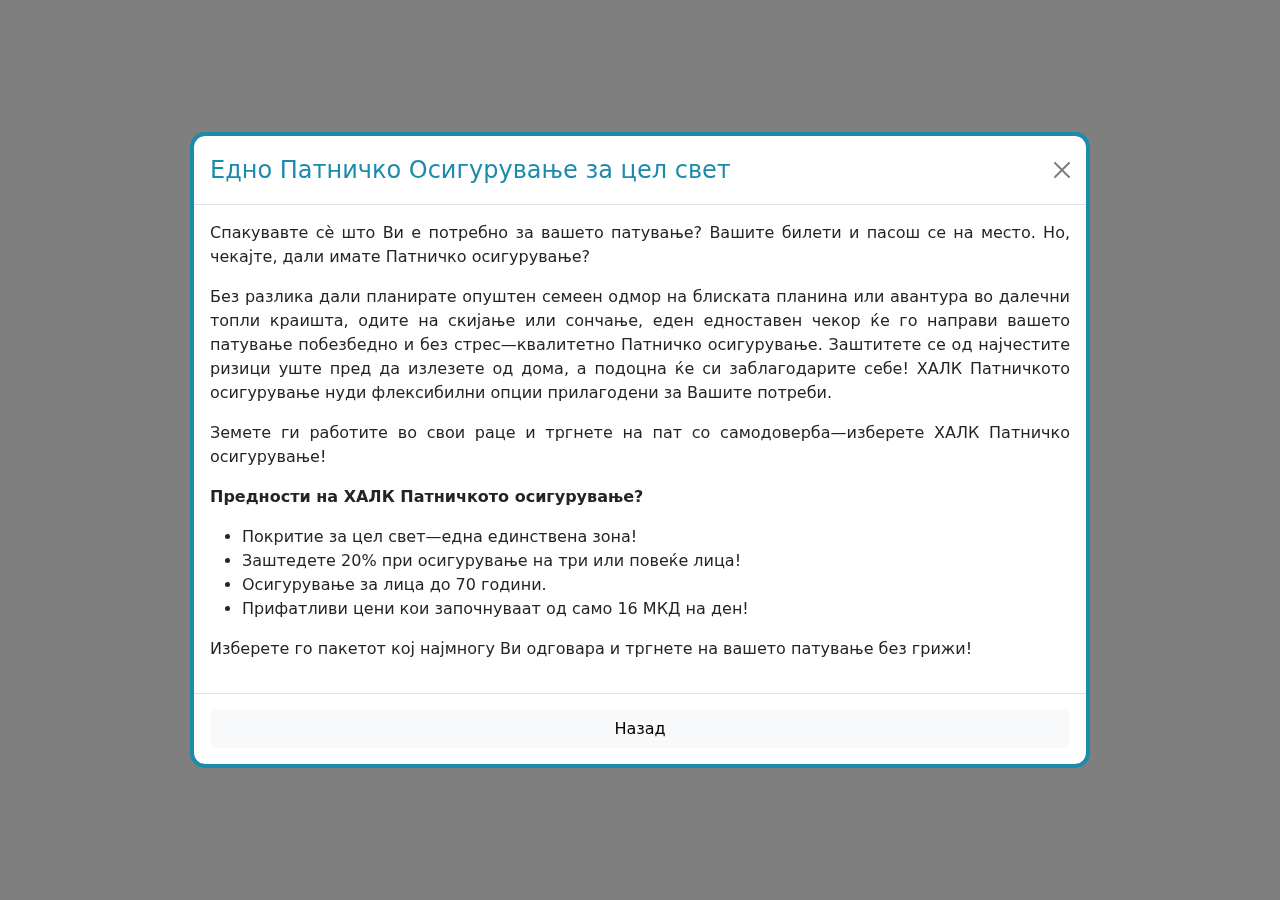
<file: travel.html>
<!DOCTYPE html>
<html lang="en">
  <head>
    <meta charset="UTF-8" />
    <meta name="viewport" content="width=device-width, initial-scale=1.0" />
    <title>Auto Responsibility</title>
    <!-- Bootstrap CSS -->
    <link
      href="https://cdn.jsdelivr.net/npm/bootstrap@5.3.0-alpha1/dist/css/bootstrap.min.css"
      rel="stylesheet"
    />
    <!-- External CSS -->
    <link href="styles/styleauto.css" rel="stylesheet" />
  </head>
  <body>
    <!-- Modal -->
    <div
      class="modal fade show"
      id="autoResponsibilityModal"
      tabindex="-1"
      aria-labelledby="autoResponsibilityLabel"
      aria-modal="true"
      role="dialog"
      style="display: block; background-color: rgba(0, 0, 0, 0.5)"
    >
      <div class="modal-dialog modal-dialog-centered modal-lg">
        <div class="modal-content">
          <!-- Modal Header with close button -->
          <div class="modal-header">
            <h1 class="modal-title fs-4" id="autoResponsibilityLabel">
              Eдно Патничко Осигурување за цел свет
            </h1>
            <!-- Close button (X) -->
            <button
              type="button"
              class="btn-close"
              data-bs-dismiss="modal"
              aria-label="Close"
            ></button>
          </div>
          <!-- Modal Body -->
          <div class="modal-body">
            <p>
              Спакувавте сè што Ви е потребно за вашето патување? Вашите билети
              и пасош се на место. Но, чекајте, дали имате Патничко осигурување?
            </p>

            <p>
              Без разлика дали планирате опуштен семеен одмор на блиската
              планина или авантура во далечни топли краишта, одите на скијање
              или сончање, еден едноставен чекор ќе го направи вашето патување
              побезбедно и без стрес—квалитетно Патничко осигурување. Заштитете
              се од најчестите ризици уште пред да излезете од дома, а подоцна
              ќе си заблагодарите себе! ХАЛК Патничкото осигурување нуди
              флексибилни опции прилагодени за Вашите потреби.
            </p>

            <p>
              Земете ги работите во свои раце и тргнете на пат со
              самодоверба—изберете ХАЛК Патничко осигурување!
            </p>

            <p>
              <strong>Предности на ХАЛК Патничкото осигурување?</strong>
            </p>
            <ul>
              <li>Покритие за цел свет—една единствена зона!</li>
              <li>Заштедете 20% при осигурување на три или повеќе лица!</li>
              <li>Осигурување за лица до 70 години.</li>
              <li>Прифатливи цени кои започнуваат од само 16 МКД на ден!</li>
            </ul>

            <p>
              Изберете го пакетот кој најмногу Ви одговара и тргнете на вашето
              патување без грижи!
            </p>
          </div>
          <!-- Modal Footer with CTA button -->
          <div class="modal-footer">
            <button class="btn btn-light w-100">Назад</button>
          </div>
        </div>
      </div>
    </div>

    <!-- Bootstrap JS and dependencies -->
    <script src="https://cdn.jsdelivr.net/npm/bootstrap@5.3.0-alpha1/dist/js/bootstrap.bundle.min.js"></script>
  </body>
</html>
</file>
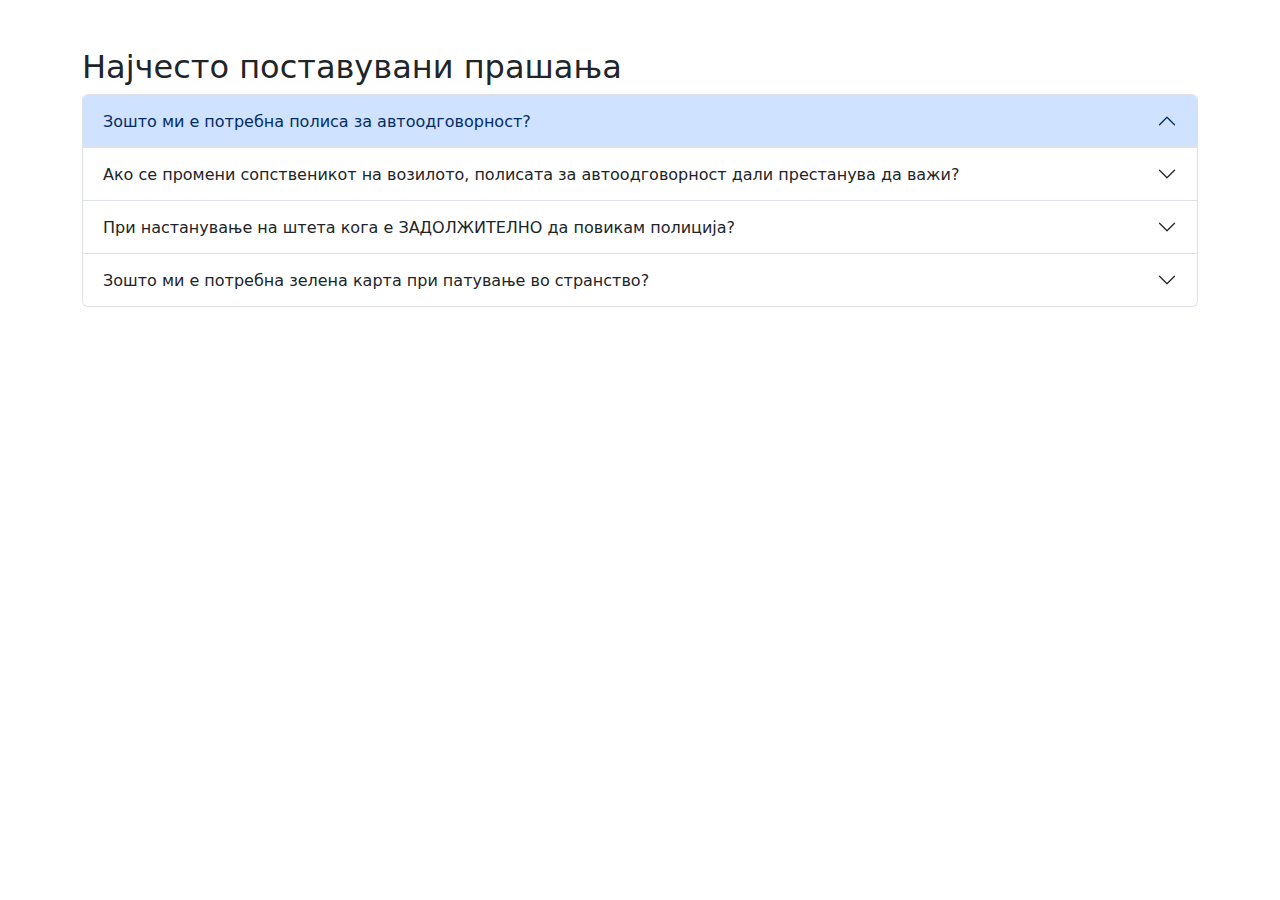
<file: styles/faq.html>
<!DOCTYPE html>
<html lang="en">
  <head>
    <meta charset="UTF-8" />
    <meta name="viewport" content="width=device-width, initial-scale=1.0" />
    <title>Најчесто поставувани прашања</title>
    <link
      href="https://cdn.jsdelivr.net/npm/bootstrap@5.3.0-alpha1/dist/css/bootstrap.min.css"
      rel="stylesheet"
    />
  </head>
  <body>
    <div class="container my-5">
      <h2>Најчесто поставувани прашања</h2>
      <div class="accordion" id="faqAccordion">
        <!-- First FAQ -->
        <div class="accordion-item">
          <h2 class="accordion-header" id="headingOne">
            <button
              class="accordion-button"
              type="button"
              data-bs-toggle="collapse"
              data-bs-target="#collapseOne"
              aria-expanded="true"
              aria-controls="collapseOne"
            >
              Зошто ми е потребна полиса за автоодговорност?
            </button>
          </h2>
          <div
            id="collapseOne"
            class="accordion-collapse collapse"
            aria-labelledby="headingOne"
            data-bs-parent="#faqAccordion"
          >
            <div class="accordion-body">
              Осигурувањето од автомобилска одговорност претставува законски
              задолжителна обврска пред вклучување на возилото во сообраќај,
              односно потребно е да ја поседувате при регистрација на возилото.
              Со автомобилската одговорност покриена е одговорноста на
              сопственикот на возилото за штети причинети кон трети лица и
              предмети при употреба на моторно возило во сообраќајот. Односно,
              штетата што ќе ја предизвика возачот (осигурaн од автомобилска
              одговорност во моментот на настанување на штетата) кон трето лице,
              нема да биде на негов товар, туку на осигурителната компанија од
              каде е издадена полисата.
            </div>
          </div>
        </div>

        <!-- Second FAQ -->
        <div class="accordion-item">
          <h2 class="accordion-header" id="headingTwo">
            <button
              class="accordion-button collapsed"
              type="button"
              data-bs-toggle="collapse"
              data-bs-target="#collapseTwo"
              aria-expanded="false"
              aria-controls="collapseTwo"
            >
              Ако се промени сопственикот на возилото, полисата за
              автоодговорност дали престанува да важи?
            </button>
          </h2>
          <div
            id="collapseTwo"
            class="accordion-collapse collapse"
            aria-labelledby="headingTwo"
            data-bs-parent="#faqAccordion"
          >
            <div class="accordion-body">
              Ако во текот на траењето на осигурувањето се промени сопственикот,
              односно корисникот на моторното возило, правата и обврските од
              договорот за осигурување од автомобилска одговорност преминуваат
              врз новиот сопственик, односно корисник и траат до истекот на
              тековниот период за осигурување.
            </div>
          </div>
        </div>

        <!-- Third FAQ -->
        <div class="accordion-item">
          <h2 class="accordion-header" id="headingThree">
            <button
              class="accordion-button collapsed"
              type="button"
              data-bs-toggle="collapse"
              data-bs-target="#collapseThree"
              aria-expanded="false"
              aria-controls="collapseThree"
            >
              При настанување на штета кога е ЗАДОЛЖИТЕЛНО да повикам полиција?
            </button>
          </h2>
          <div
            id="collapseThree"
            class="accordion-collapse collapse"
            aria-labelledby="headingThree"
            data-bs-parent="#faqAccordion"
          >
            <div class="accordion-body">
              Задолжително повикајте полиција ако:
              <ul>
                <li>
                  Има повредени, загинати лица или голема материјална штета
                </li>
                <li>Едно од возилата има странска регистерска табличка</li>
                <li>
                  Едно од возилата нема регистерски таблици или не е осигурено
                </li>
                <li>
                  Еден од возачите е под дејство на алкохол, дрога или други
                  психотропни супстанци
                </li>
                <li>Еден од возачите не поседува соодветна возачка дозвола</li>
                <li>
                  Возачите не можат да ги усогласат мислењата во врска со
                  начинот и околностите според кои се случила сообраќајната
                  незгода
                </li>
                <li>
                  Еден од возачите одбива да ги даде своите лични податоци или
                  податоците за возолото
                </li>
                <li>
                  Еден од возачите го напуштил местото на сообраќајна незгода
                </li>
              </ul>
            </div>
          </div>
        </div>
        <!-- Fourth FAQ -->
        <div class="accordion-item">
          <h2 class="accordion-header" id="headingFour">
            <button
              class="accordion-button collapsed"
              type="button"
              data-bs-toggle="collapse"
              data-bs-target="#collapseFour"
              aria-expanded="false"
              aria-controls="collapseFour"
            >
              Зошто ми е потребна зелена карта при патување во странство?
            </button>
          </h2>
          <div
            id="collapseFour"
            class="accordion-collapse collapse"
            aria-labelledby="headingFour"
            data-bs-parent="#faqAccordion"
          >
            <div class="accordion-body">
              Со меѓународна зелената карта се обезбедува осигурително покритие
              за штети причинети кон трети лица и предмети при управување со
              моторно возило во странство, односно во земјите членки на системот
              „Зелена карта“. Оваа полиса е услов за влез со моторно возило со
              македонски регистарски таблички во друга држава.
            </div>
          </div>
        </div>
      </div>
    </div>

    <script src="https://cdn.jsdelivr.net/npm/bootstrap@5.3.0-alpha1/dist/js/bootstrap.bundle.min.js"></script>
  </body>
</html>
</file>
<file: styles/style.css>
.carousel-bckgrnd {
  background-color: rgba(
    28,
    139,
    171,
    0.5
  ); /* Semi-transparent version of #1c8bab */
  padding: 20px;
  border-radius: 10px;
}

.carousel-inner img {
  max-height: 80vh; /* Limits the carousel height to 80% of the viewport height */
  object-fit: cover; /* Ensures the image covers the entire container without distortion */
}

.carousel-caption {
  bottom: 20px; /* Moves the caption a bit higher */
}

/*Style to adjust the phone icon size*/
.call {
  width: 100px;
  height: 100px;
}
.telsize {
  font-size: 60px;
  line-height: 1;
}
</file>
<file: styles/styleauto.css>
p {
  text-align: justify;
}

/* Modal popup border and rounding */
.modal-content {
  border-radius: 15px;
  border: 4px solid #1c8bab; /* Company colors */
}

.modal-header h1 {
  color: #1c8bab; /* Company color */
}

/* Make modal wider on large screens */
@media (min-width: 992px) {
  .modal-lg {
    max-width: 900px; /* Adjust as needed */
  }
}
</file>
<file: autoinsurancestyle.css>
.custom-card {
  cursor: pointer;
  border: 1px solid #ddd;
  padding: 15px;
  display: flex;
  flex-direction: column; /* Stack items vertically */
  align-items: flex-start; /* Align content to the left */
}
.custom-card img {
  max-width: 50px;
  margin-bottom: 10px; /* Space between image and title */
}

p {
  font-size: large;
}
</file>
